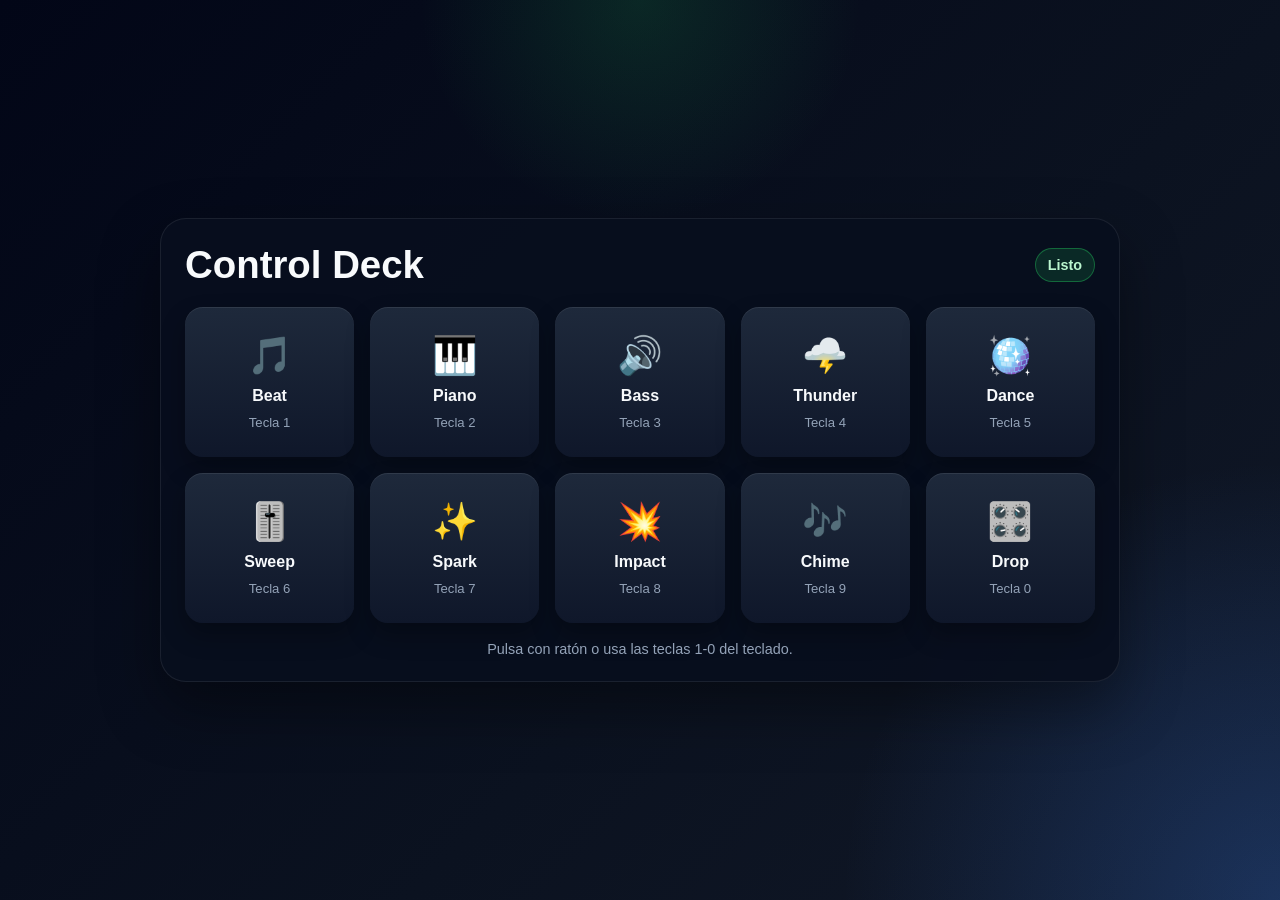
<file: index.html>
<!DOCTYPE html>
<html lang="es">
<head>
  <meta charset="UTF-8" />
  <meta name="viewport" content="width=device-width, initial-scale=1.0" />
  <link rel="manifest" href="manifest.json" />
  <link rel="stylesheet" href="styles.css" />
  <title>Control Deck Sonoro</title>
</head>
<body>
  <main class="app">
    <div class="topbar">
      <h1>Control Deck</h1>
      <div id="status" class="status">Listo</div>
    </div>

    <section id="pads" class="grid"></section>
    <div class="footer">Pulsa con ratón o usa las teclas 1-0 del teclado.</div>
  </main>

  <script src="app.js"></script>
</body>
</html>
</file>
<file: styles.css>
:root {
  --bg: #07111f;
  --panel: rgba(8, 15, 30, 0.92);
  --pad: #0f172a;
  --pad-2: #1e293b;
  --text: #f8fafc;
  --muted: #94a3b8;
  --accent: #22c55e;
}

* { box-sizing: border-box; }

body {
  margin: 0;
  min-height: 100vh;
  display: grid;
  place-items: center;
  font-family: "Segoe UI", Arial, sans-serif;
  color: var(--text);
  background:
    radial-gradient(circle at top, rgba(34, 197, 94, 0.15), transparent 20%),
    radial-gradient(circle at bottom right, rgba(59, 130, 246, 0.25), transparent 28%),
    linear-gradient(135deg, #020617, #0b1220 60%, #111827);
}

.app {
  width: min(960px, 94vw);
  background: var(--panel);
  border-radius: 26px;
  padding: 24px;
  border: 1px solid rgba(255,255,255,0.08);
  box-shadow: 0 25px 60px rgba(0,0,0,.4);
}

.topbar {
  display: flex;
  justify-content: space-between;
  align-items: center;
  gap: 12px;
  margin-bottom: 20px;
}

h1 {
  margin: 0;
  font-size: clamp(1.7rem, 3vw, 2.4rem);
}

.status {
  background: rgba(34, 197, 94, 0.15);
  color: #bbf7d0;
  border: 1px solid rgba(34,197,94,0.4);
  padding: 8px 12px;
  border-radius: 999px;
  font-weight: 700;
  font-size: 0.9rem;
}

.grid {
  display: grid;
  grid-template-columns: repeat(5, minmax(120px, 1fr));
  gap: 16px;
}

.pad {
  min-height: 150px;
  border: 0;
  border-radius: 18px;
  background: linear-gradient(180deg, var(--pad-2), var(--pad));
  color: var(--text);
  display: flex;
  flex-direction: column;
  align-items: center;
  justify-content: center;
  gap: 10px;
  cursor: pointer;
  transition: transform .08s ease, box-shadow .15s ease, filter .15s ease;
  box-shadow: inset 0 1px 0 rgba(255,255,255,.08), 0 12px 24px rgba(0,0,0,.28);
}

.pad:hover { filter: brightness(1.08); }
.pad:active,
.pad.active {
  transform: scale(0.97);
  box-shadow: 0 0 0 2px rgba(34,197,94,.9), 0 0 0 5px rgba(34,197,94,.18);
}

.icon {
  font-size: 2.3rem;
}

.label {
  font-size: 1rem;
  font-weight: 700;
}

.shortcut {
  color: var(--muted);
  font-size: 0.82rem;
}

.footer {
  margin-top: 18px;
  color: var(--muted);
  font-size: 0.9rem;
  text-align: center;
}

@media (max-width: 760px) {
  .grid { grid-template-columns: repeat(2, minmax(120px, 1fr)); }
  .topbar { flex-direction: column; align-items: flex-start; }
}
</file>
